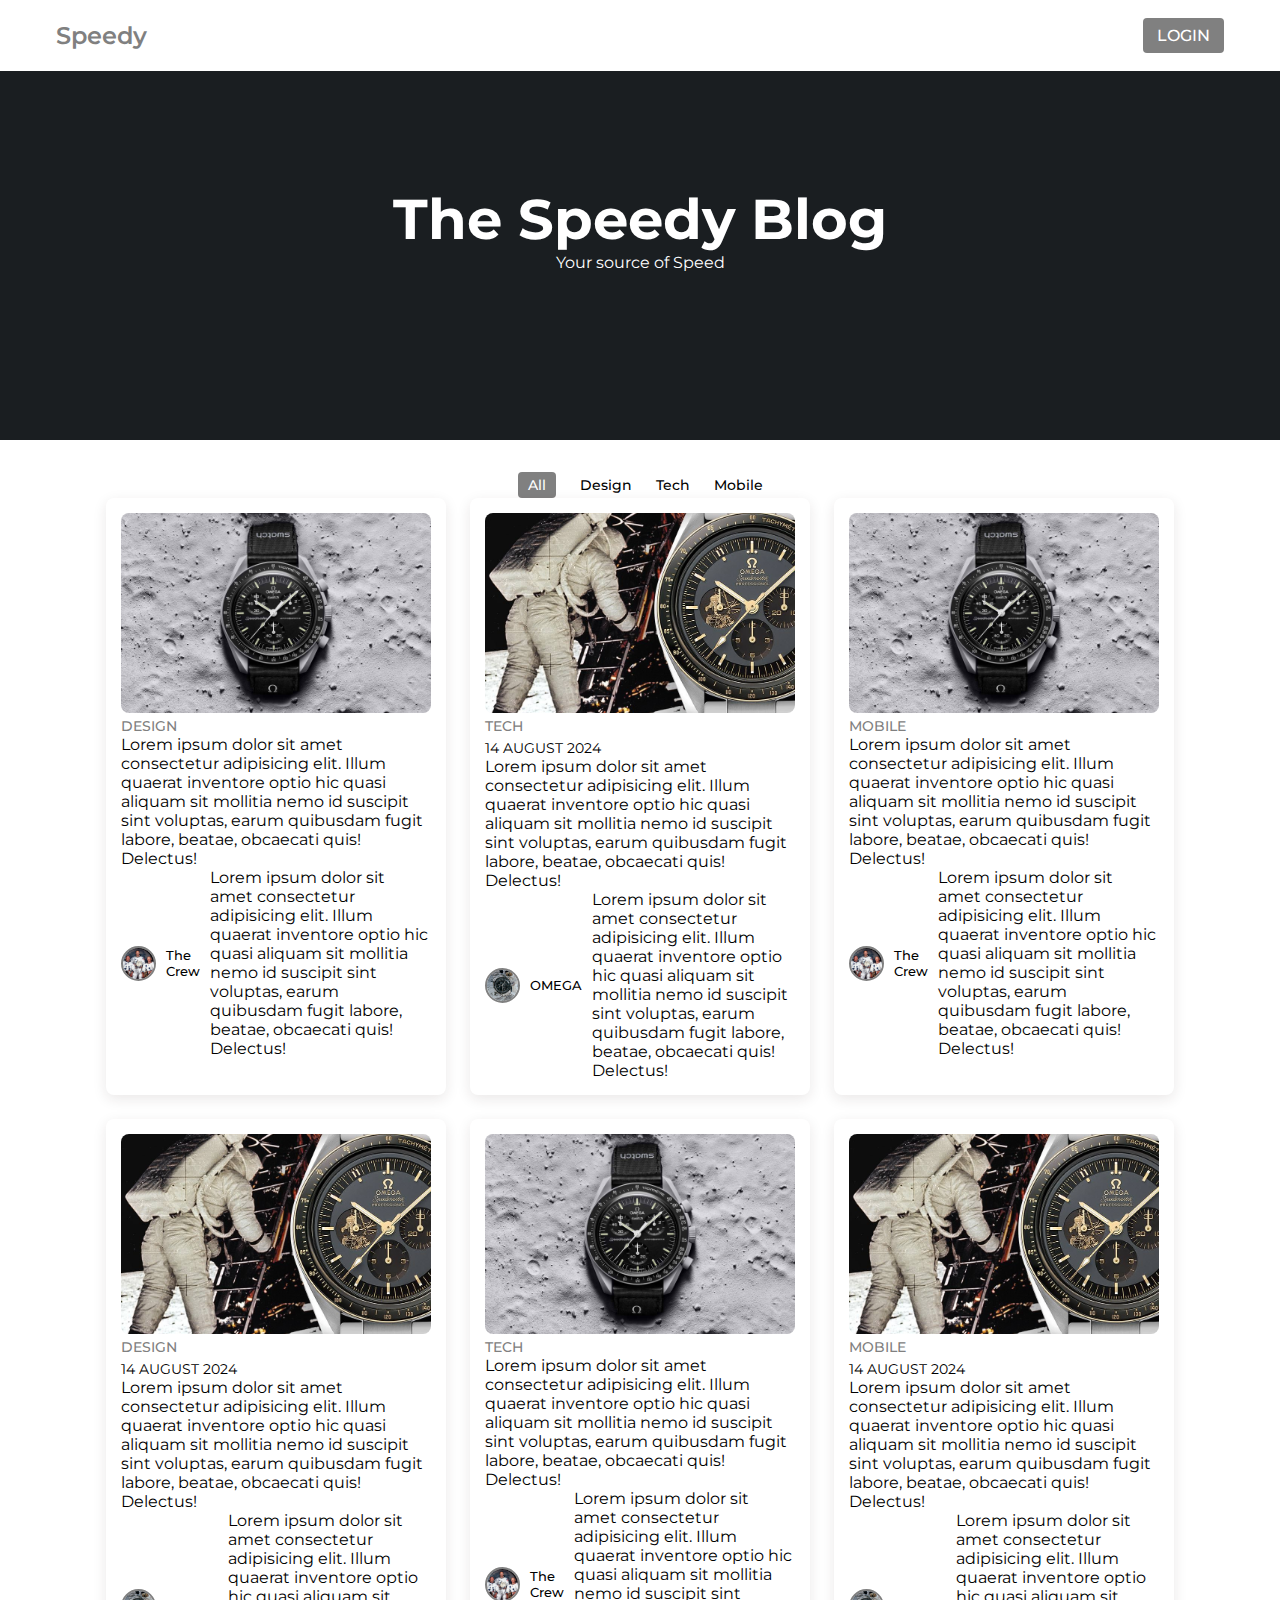
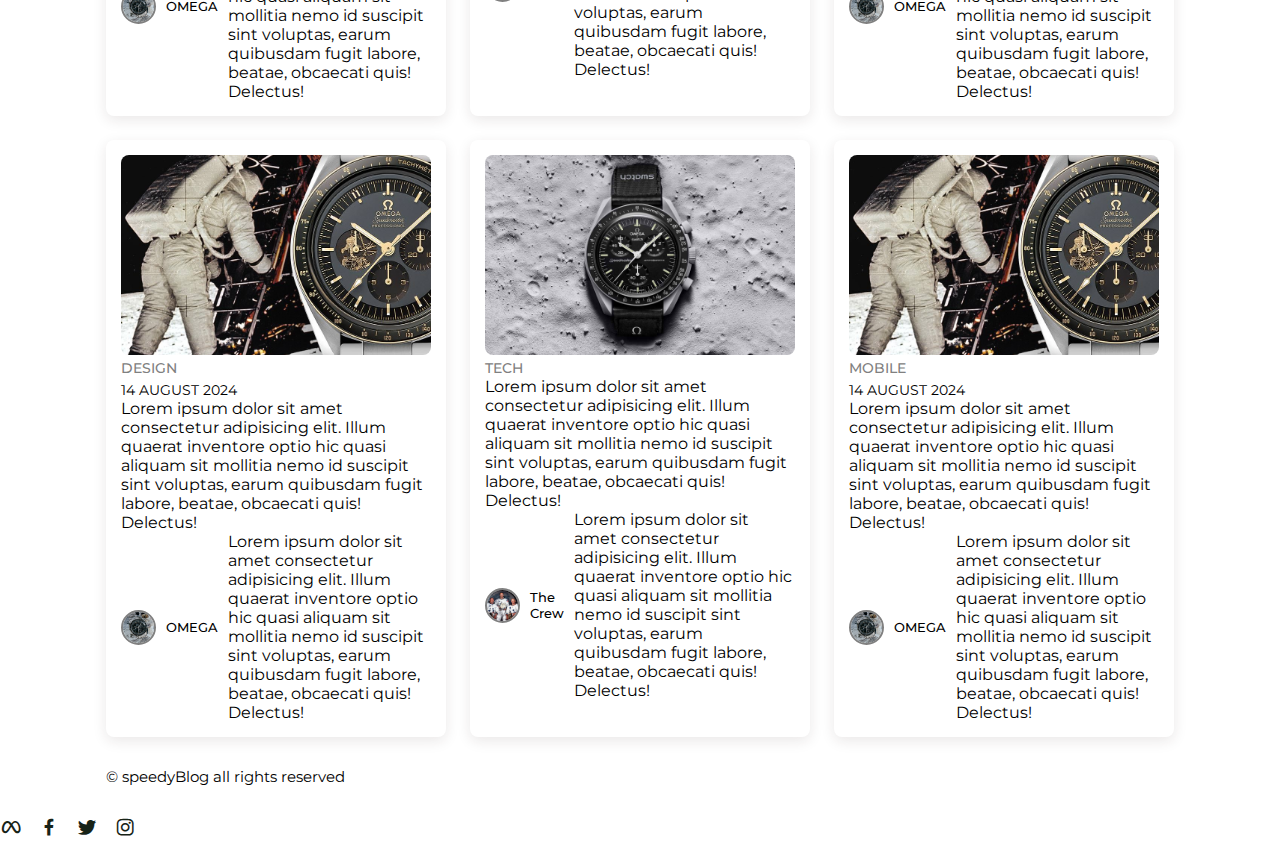
<file: index.html>
<!DOCTYPE html>
<html lang="en">
<head>
    <title>Project Speedy Blog</title>
    <link rel="stylesheet" href="styles.css">
    <link href='https://unpkg.com/boxicons@2.1.4/css/boxicons.min.css' rel='stylesheet'>
</head>
<body>
<header>
    <div class="nav container">
        <a href="#" class="logo">Sp<span>eedy</span></a> <!-- Fixed href -->
        <a href="#" class="login">Login</a>
    </div> <!-- Correctly placed closing </div> tag -->
</header>

    <section class="home" id="home">
        <div class="home-text container">
            <h2 class="home-title">The Speedy Blog</h2>
            <span class="home-subtitle">Your source of Speed</span>
        </div>
    </section>
    <div class="post-filter container">
        <span class="filter-item active-filter" data-filter='all'>All</span>
        <span class="filter-item" data-filter='design'>Design</span>
        <span class="filter-item" data-filter='tech'>Tech</span>
        <span class="filter-item" data-filter='mobile'>Mobile</span>
    </div>

    <section class="post container">
        <!-- post box 1 -->
    <div class="post-box design">
    <img src="./images/omega-x-swatch-moonswatch-speedmaster-grey-moon.jpg" alt="" class="post-img">
    <h2 class="category">Design</h2>
    <a href="post-page.html" class="post-title">   
    </a> 
    <p class="post-description">Lorem ipsum dolor sit amet consectetur adipisicing elit. Illum quaerat inventore optio hic quasi aliquam sit mollitia nemo id suscipit sint voluptas, earum quibusdam fugit labore, beatae, obcaecati quis! Delectus!</p>
    <div class="profile">
        <img src="images/MoonLanding.jpg" alt="" class="profile-img">
        <span class="profile-name">The Crew</span>
        <p class="post-description">Lorem ipsum dolor sit amet consectetur adipisicing elit. Illum quaerat inventore optio hic quasi aliquam sit mollitia nemo id suscipit sint voluptas, earum quibusdam fugit labore, beatae, obcaecati quis! Delectus!</p>
    </div>
</div> 
        <!-- post box 2 -->
    <div class="post-box tech">
        <img src="./images/MoonOmegaLanding.webp" alt="" class="post-img">
        <h2 class="category">Tech</h2>
        <a href="post-page.html" class="post-title">   
        </a> 
        <span class="post-date">14 August 2024</span>
        <p class="post-description">Lorem ipsum dolor sit amet consectetur adipisicing elit. Illum quaerat inventore optio hic quasi aliquam sit mollitia nemo id suscipit sint voluptas, earum quibusdam fugit labore, beatae, obcaecati quis! Delectus!</p>
        <div class="profile">
            <img src="images/OmegaSpeedmaster.webp" alt="" class="profile-img">
            <span class="profile-name">OMEGA</span>
            <p class="post-description">Lorem ipsum dolor sit amet consectetur adipisicing elit. Illum quaerat inventore optio hic quasi aliquam sit mollitia nemo id suscipit sint voluptas, earum quibusdam fugit labore, beatae, obcaecati quis! Delectus!</p>
        </div>
        </div> 
        <!-- post box 3 -->
        <div class="post-box mobile">
            <img src="./images/omega-x-swatch-moonswatch-speedmaster-grey-moon.jpg" alt="" class="post-img">
            <h2 class="category">Mobile</h2>
            <a href="post-page.html" class="post-title">   
            </a> 
            <p class="post-description">Lorem ipsum dolor sit amet consectetur adipisicing elit. Illum quaerat inventore optio hic quasi aliquam sit mollitia nemo id suscipit sint voluptas, earum quibusdam fugit labore, beatae, obcaecati quis! Delectus!</p>
            <div class="profile">
                <img src="images/MoonLanding.jpg" alt="" class="profile-img">
                <span class="profile-name">The Crew</span>
                <p class="post-description">Lorem ipsum dolor sit amet consectetur adipisicing elit. Illum quaerat inventore optio hic quasi aliquam sit mollitia nemo id suscipit sint voluptas, earum quibusdam fugit labore, beatae, obcaecati quis! Delectus!</p>
            </div>
            </div> 
            <!-- post box 4  -->
            <div class="post-box design">
                <img src="./images/MoonOmegaLanding.webp" alt="" class="post-img">
                <h2 class="category">Design</h2>
                <a href="post-page.html" class="post-title">   
                </a> 
                <span class="post-date">14 August 2024</span>
                <p class="post-description">Lorem ipsum dolor sit amet consectetur adipisicing elit. Illum quaerat inventore optio hic quasi aliquam sit mollitia nemo id suscipit sint voluptas, earum quibusdam fugit labore, beatae, obcaecati quis! Delectus!</p>
                <div class="profile">
                    <img src="images/OmegaSpeedmaster.webp" alt="" class="profile-img">
                    <span class="profile-name">OMEGA</span>
                    <p class="post-description">Lorem ipsum dolor sit amet consectetur adipisicing elit. Illum quaerat inventore optio hic quasi aliquam sit mollitia nemo id suscipit sint voluptas, earum quibusdam fugit labore, beatae, obcaecati quis! Delectus!</p>
                </div>
                </div> 
                <!-- post box 5 -->
                <div class="post-box tech">
                    <img src="./images/omega-x-swatch-moonswatch-speedmaster-grey-moon.jpg" alt="" class="post-img">
                    <h2 class="category">Tech</h2>
                    <a href="post-page.html" class="post-title">   
                    </a> 
                    <p class="post-description">Lorem ipsum dolor sit amet consectetur adipisicing elit. Illum quaerat inventore optio hic quasi aliquam sit mollitia nemo id suscipit sint voluptas, earum quibusdam fugit labore, beatae, obcaecati quis! Delectus!</p>
                    <div class="profile">
                        <img src="images/MoonLanding.jpg" alt="" class="profile-img">
                        <span class="profile-name">The Crew</span>
                        <p class="post-description">Lorem ipsum dolor sit amet consectetur adipisicing elit. Illum quaerat inventore optio hic quasi aliquam sit mollitia nemo id suscipit sint voluptas, earum quibusdam fugit labore, beatae, obcaecati quis! Delectus!</p>
                    </div>
                    </div> 
                    <!-- post box 6 -->
                    <div class="post-box mobile">
                        <img src="./images/MoonOmegaLanding.webp" alt="" class="post-img">
                        <h2 class="category">Mobile</h2>
                        <a href="post-page.html" class="post-title">   
                        </a> 
                        <span class="post-date">14 August 2024</span>
                        <p class="post-description">Lorem ipsum dolor sit amet consectetur adipisicing elit. Illum quaerat inventore optio hic quasi aliquam sit mollitia nemo id suscipit sint voluptas, earum quibusdam fugit labore, beatae, obcaecati quis! Delectus!</p>
                        <div class="profile">
                            <img src="images/OmegaSpeedmaster.webp" alt="" class="profile-img">
                            <span class="profile-name">OMEGA</span>
                            <p class="post-description">Lorem ipsum dolor sit amet consectetur adipisicing elit. Illum quaerat inventore optio hic quasi aliquam sit mollitia nemo id suscipit sint voluptas, earum quibusdam fugit labore, beatae, obcaecati quis! Delectus!</p>
                        </div>
                        </div> 
                        <!-- post box 7 -->
                    <div class="post-box design">
                <img src="./images/MoonOmegaLanding.webp" alt="" class="post-img">
                <h2 class="category">Design</h2>
                <a href="post-page.html" class="post-title">   
                </a> 
                <span class="post-date">14 August 2024</span>
                <p class="post-description">Lorem ipsum dolor sit amet consectetur adipisicing elit. Illum quaerat inventore optio hic quasi aliquam sit mollitia nemo id suscipit sint voluptas, earum quibusdam fugit labore, beatae, obcaecati quis! Delectus!</p>
                <div class="profile">
                    <img src="images/OmegaSpeedmaster.webp" alt="" class="profile-img">
                    <span class="profile-name">OMEGA</span>
                    <p class="post-description">Lorem ipsum dolor sit amet consectetur adipisicing elit. Illum quaerat inventore optio hic quasi aliquam sit mollitia nemo id suscipit sint voluptas, earum quibusdam fugit labore, beatae, obcaecati quis! Delectus!</p>
                </div>
                </div> 
                <!-- post box 8 -->
                <div class="post-box tech">
                    <img src="./images/omega-x-swatch-moonswatch-speedmaster-grey-moon.jpg" alt="" class="post-img">
                    <h2 class="category">Tech</h2>
                    <a href="post-page.html" class="post-title">   
                    </a> 
                    <p class="post-description">Lorem ipsum dolor sit amet consectetur adipisicing elit. Illum quaerat inventore optio hic quasi aliquam sit mollitia nemo id suscipit sint voluptas, earum quibusdam fugit labore, beatae, obcaecati quis! Delectus!</p>
                    <div class="profile">
                        <img src="images/MoonLanding.jpg" alt="" class="profile-img">
                        <span class="profile-name">The Crew</span>
                        <p class="post-description">Lorem ipsum dolor sit amet consectetur adipisicing elit. Illum quaerat inventore optio hic quasi aliquam sit mollitia nemo id suscipit sint voluptas, earum quibusdam fugit labore, beatae, obcaecati quis! Delectus!</p>
                    </div>
                    </div> 
                    <!-- post box 9 -->
                    <div class="post-box mobile">
                        <img src="./images/MoonOmegaLanding.webp" alt="" class="post-img">
                        <h2 class="category">Mobile</h2>
                        <a href="post-page.html" class="post-title">   
                        </a> 
                        <span class="post-date">14 August 2024</span>
                        <p class="post-description">Lorem ipsum dolor sit amet consectetur adipisicing elit. Illum quaerat inventore optio hic quasi aliquam sit mollitia nemo id suscipit sint voluptas, earum quibusdam fugit labore, beatae, obcaecati quis! Delectus!</p>
                        <div class="profile">
                            <img src="images/OmegaSpeedmaster.webp" alt="" class="profile-img">
                            <span class="profile-name">OMEGA</span>
                            <p class="post-description">Lorem ipsum dolor sit amet consectetur adipisicing elit. Illum quaerat inventore optio hic quasi aliquam sit mollitia nemo id suscipit sint voluptas, earum quibusdam fugit labore, beatae, obcaecati quis! Delectus!</p>
                        </div>
                        </div> 
    </section>

    <!-- footer -->
    <div class="footer container">
        <p>&#169; speedyBlog all rights reserved</p>
    </div>
    <div class="social">
        <a href="#"><i class='bx bxl-meta'></i></a>
        <a href="#"><i class='bx bxl-facebook'></i></a>
        <a href="#"><i class='bx bxl-twitter'></i></a>
        <a href="#"><i class='bx bxl-instagram'></i></a>
        
    </div>
    

<!-- JQUERY Link -->
<script
  src="https://code.jquery.com/jquery-3.7.1.js"
  integrity="sha256-eKhayi8LEQwp4NKxN+CfCh+3qOVUtJn3QNZ0TciWLP4="
  crossorigin="anonymous"></script>


    <script src="main.js"></script>
</body>
</html>
</file>
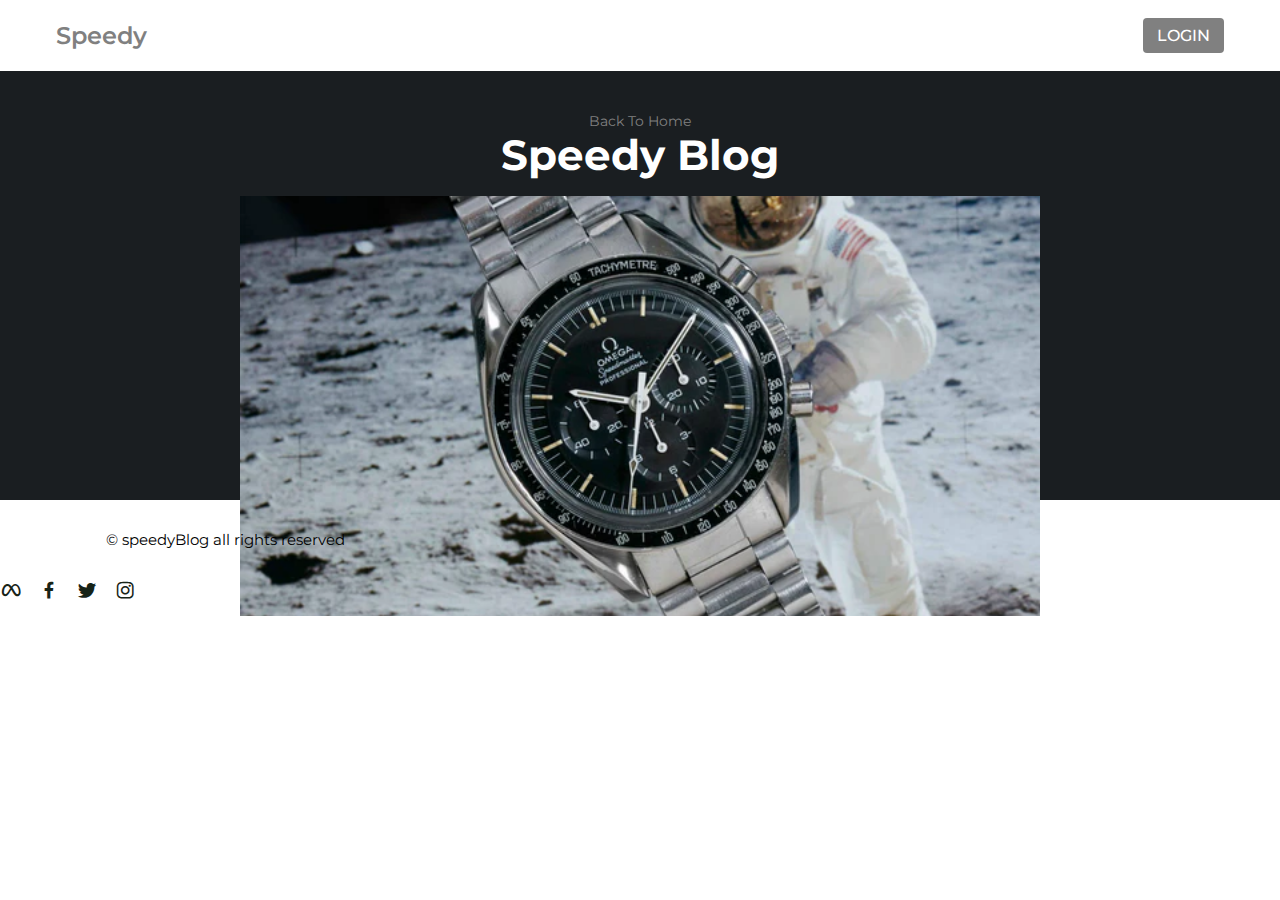
<file: post-page.html>
<!DOCTYPE html>
<html lang="en">
<head>
    <title>Post Page</title>
    <link rel="stylesheet" href="styles.css">
    <link href='https://unpkg.com/boxicons@2.1.4/css/boxicons.min.css' rel='stylesheet'>
</head>
<body>
<header>
    <div class="nav container">
        <a href="index.html" class="logo">Sp<span>eedy</span></a> <!-- Fixed href -->
        <a href="#" class="login">Login</a>
    </div> <!-- Correctly placed closing </div> tag -->

</header>

<!-- post content -->
<section class="post-header">
    <div class="header-content post-container">
        <!-- back to homepage -->
        <a href="index.html" class="back-home">Back To Home</a>
        <!-- Title -->
        <h1 class="header-title">Speedy Blog</h1>
        <!-- post image -->
        <img src="images/OmegaSpeedmaster.webp" alt="" class="header-img">
        </div>
</section>


<!-- Posts -->
<section class="post container"></section>

    </section>

    <!-- footer -->
    <div class="footer container">
        <p>&#169; speedyBlog all rights reserved</p>
    </div>
    <div class="social">
        <a href="#"><i class='bx bxl-meta'></i></a>
        <a href="#"><i class='bx bxl-facebook'></i></a>
        <a href="#"><i class='bx bxl-twitter'></i></a>
        <a href="#"><i class='bx bxl-instagram'></i></a>
    </div>
    

<!-- JQUERY Link -->
<script
  src="https://code.jquery.com/jquery-3.7.1.js"
  integrity="sha256-eKhayi8LEQwp4NKxN+CfCh+3qOVUtJn3QNZ0TciWLP4="
  crossorigin="anonymous"></script>


    <script src="main.js"></script>
</body>
</html>
</file>
<file: styles.css>
/* Google Fonts */
@import url('https://fonts.googleapis.com/css2?family=Montserrat:wght@100;200;300;400;500;600;700;800;900&family=Open+Sans:wght@300;400;500;600;700;800&display=swap');

/* Global Styles */
* {
    font-family: 'Montserrat', sans-serif;
    margin: 0;
    padding: 0;
    scroll-behavior: smooth;
    scroll-padding-top: 2rem;
    box-sizing: border-box;
}

/* Variables */
:root {
    --container-color: #1a1e21;
    --second-color: grey;
    --text-color: #172317;
    --bg-color: #fff;
}

::selection {
    color: var(--bg-color);
    background: var(--second-color);
}

a {
    text-decoration: none;
}

li {
    list-style: none;
}

img {
    width: 100%;
}

section {
    padding: 3rem 0 2rem;
}

/* Adjust container to have no extra margins or padding */
.container {
    max-width: 1068px;
    margin: 0 auto; /* Center container horizontally */
    padding: 0; /* Ensure no padding is applied */
    width: 100%;
}

header.shadow{
    background: var(--bg-color);
    box-shadow: 0 1px 4px hsl(0 4% 14% / 10%);
    transition: 0.4s;
}
header.shadow .logo{
    color: var(--text-color);    
}

header {
    position: fixed;
    top: 0;
    left: 0;
    width: 100%;
    z-index: 200;
    background: var(--bg-color);
}

/* Keep space-between to align logo on the left and login on the right */
.nav {
    display: flex;
    align-items: center;
    justify-content: space-between; /* Ensure the logo is on the left and login is on the right */
    padding: 18px 1rem; /* Add some padding for better spacing */
    max-width: 1200px; /* Restrict max width */
    margin: 0 auto; /* Center the content */
}

/* Move the logo further to the left */
.logo {
    font-size: 1.5rem;
    font-weight: 600;
    color: var(--second-color);
    margin-left: 0; /* Remove any unnecessary margin */
    padding-left: 0; /* Remove any unnecessary padding */
}

.home-text {
    text-align: left; /* Align text to the left */
    margin-left: 0; /* Ensure no extra margin is pushing the text right */
    padding-left: 0; /* Remove padding to move text as far left as possible */
}

.logo span {
    color: var(--second-color);
}

.login {
    padding: 8px 14px;
    text-transform: uppercase;
    font-weight: 500;
    border-radius: 4px;
    background: var(--second-color);
    color: var(--bg-color);
    margin-right: 0; /* Remove any unnecessary margin */
}

.login:hover {
    background: hsl(24, 98%, 58%);
    transition: 0.3s;
}
.home{
    width: 100%;
    min-height: 440px;
    background: var(--container-color);
    display: grid;
    justify-content: center;
    align-items: center;
}
.home-text{
    color: var(--bg-color);
    text-align: center;
}
.home-title{
    font-size: 3.5rem;
}
.home-subtitle{
    font-size: 1rem;
    font-weight: 400;
}
.post-filter{
    display: flex;
    justify-content: center;
    align-items: center;
    column-gap: 1.5rem;
    margin-top: 2rem !important;
}
.filter-item {
    font-size: 0.9rem;
    font-weight: 500;
    cursor: pointer;
}
.active-filter {
    background: var(--second-color);
    color: var(--bg-color);
    padding: 4px 10px;
    border-radius: 4px;
}
.post {
    display: grid;
    grid-template-columns: repeat(auto-fit, minmax(280px, auto));
    justify-content: center;
    gap: 1.5rem;
}
.post-box {
    background: var(--bg-color);
    box-shadow: 0 4px 14px hsl(355deg 25% 15% / 10%);
    padding: 15px;
    border-radius: 0.5rem;
}
.post-img{
    width: 100%;
    height: 200px;
    object-fit: cover;
    object-position: center;
    border-radius: 0.5rem;
}
.category{
    font-size: 0.9rem;
    font-weight: 500;
    text-transform: uppercase;
    color: var(--second-color);
}
.post-title{
    font-size: 1.3rem;
    font-weight: 600;
    color: var(--text-color);
    /* to remain title in 2 lines */
    display: -webkit-box;
    -webkit-line-clamp: 1;
    -webkit-box-orient: vertical;
    overflow: hidden;
}
.post-date{
    display: flex;
    font-size: 0.875rem;
    text-transform: uppercase;
    font-weight: 400;
    margin-top: 4px;
}
.post-descirption{
    font-size: 0.9rem;
    line-height: 1.5rem;
    margin: 5px 0 10px;
    /*  to remian in 3 lines */ 
    display: -webkit-box;
    -webkit-line-clamp: 1;
    -webkit-box-orient: vertical;
    overflow: hidden;   
}
.profile{
    display: flex;
    align-items: center;
    gap: 10px;
}
.profile-img{
    width: 35px;
    height: 35px;
    border-radius: 50%;
    object-fit: cover;
    object-position: center;
    border: 2px solid var(--second-color);  
}
.profile-name{
    font-size: 0.82rem;
    font-weight: 500;
}
.footer {
    display: flex;
    justify-content: space-between; /* Ensures space between text and social icons */
    align-items: center;
    padding: 30px 0;
    flex-wrap: wrap; /* Allows content to wrap on smaller screens */
}

.footer p {
    font-size: 0.938rem;
    margin: 0; /* Ensure there's no margin that could push content */
}

.social {
    display: flex;
    align-items: center;
    column-gap: 1rem;
    margin-left: auto; /* Push social icons to the right */
}

.social .bx {
    font-size: 1.4rem;
    color: var(--text-color);
}

.social .bx:hover {
    color: var(--second-color);
    transition: 0.3s all linear;
}

/* Post Content */
.post-header{
    width: 100%;
    height: 500px;
    background: var(--container-color);
}
.post-container{
    max-width: 800px;
    margin: auto;
    width: 100%;
}
.header-content {
    display: flex;
    flex-direction: column;
    align-items: center;
    margin-top: 4rem !important;
}
.back-home{
    color: var(--second-color);
    font-size: 0.9rem;
}
.header-title{
    width: 90%;
    font-size: 2.6rem;
    color: var(--bg-color);
    text-align: center;
    margin-bottom: 1rem;
}
.header-img{
    width: 100%;
    height: 420px;
    object-fit: cover;
    object-position: center;
}
</file>
